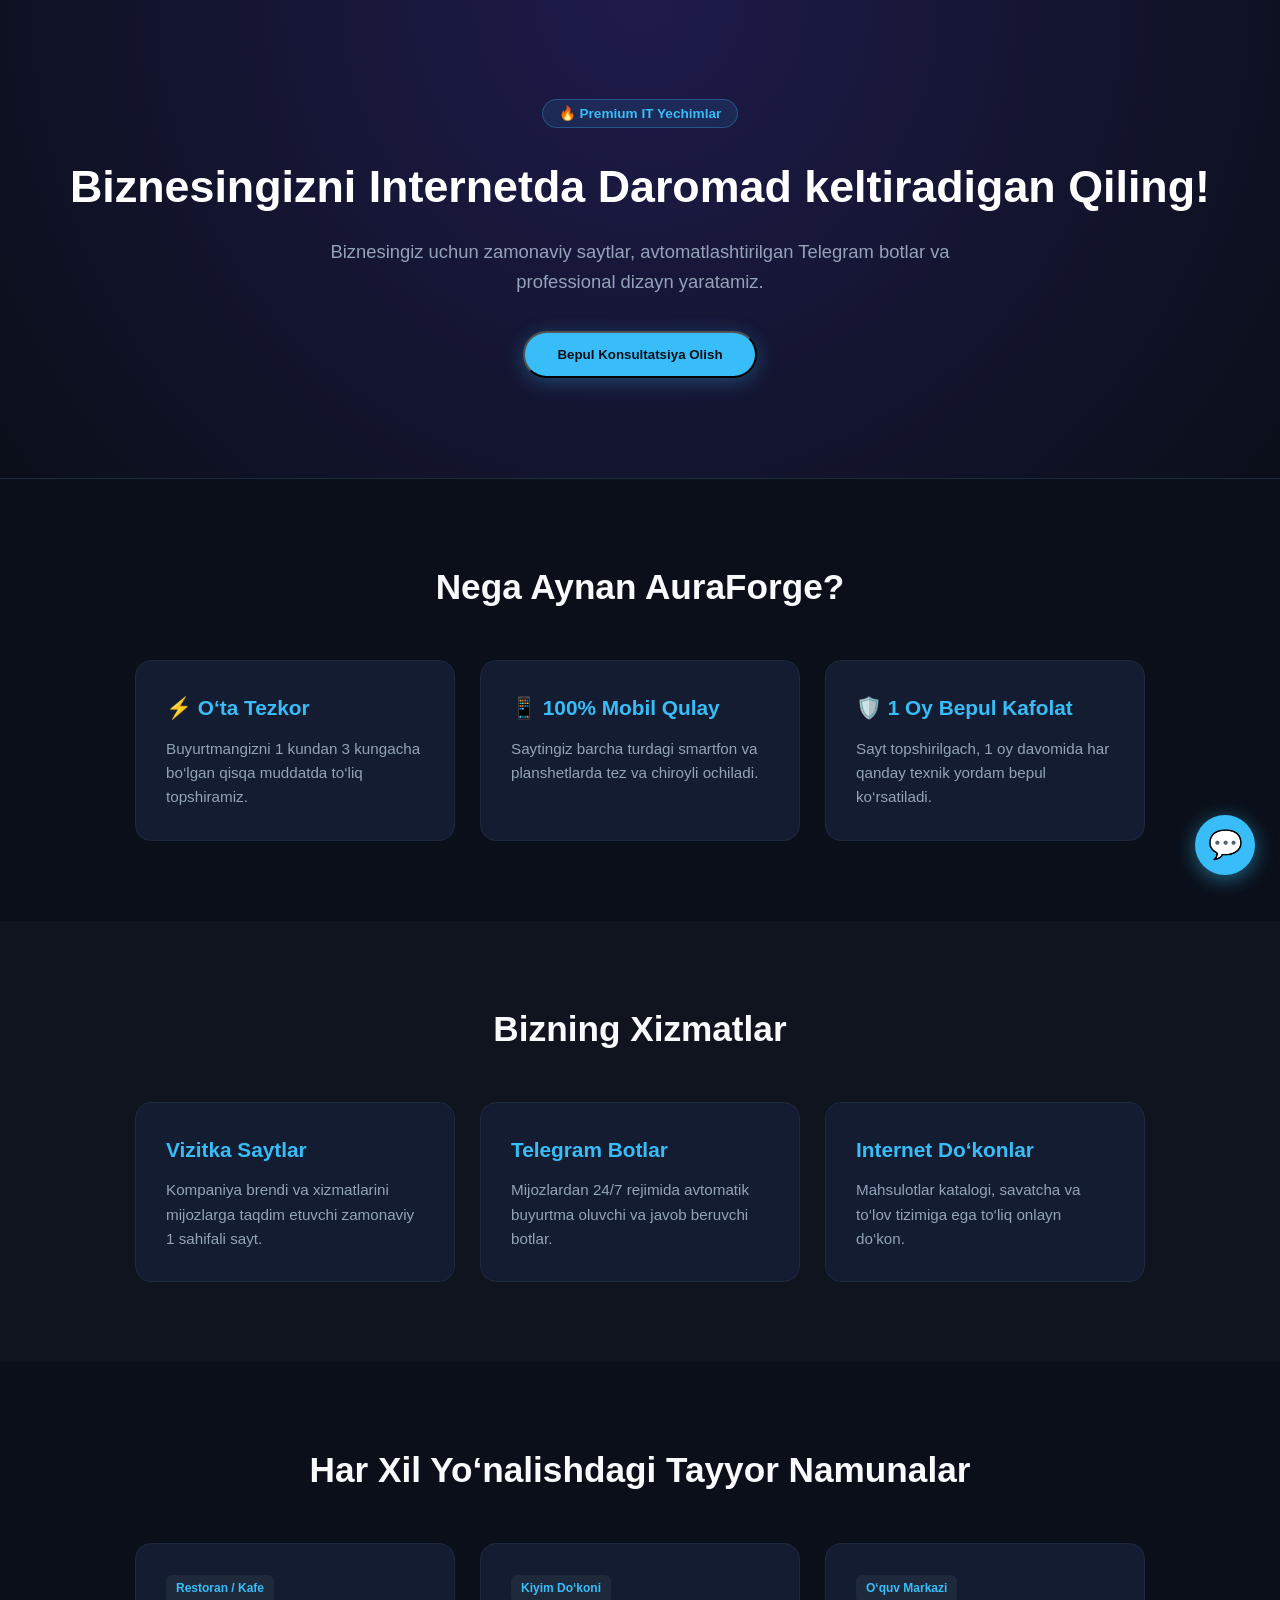
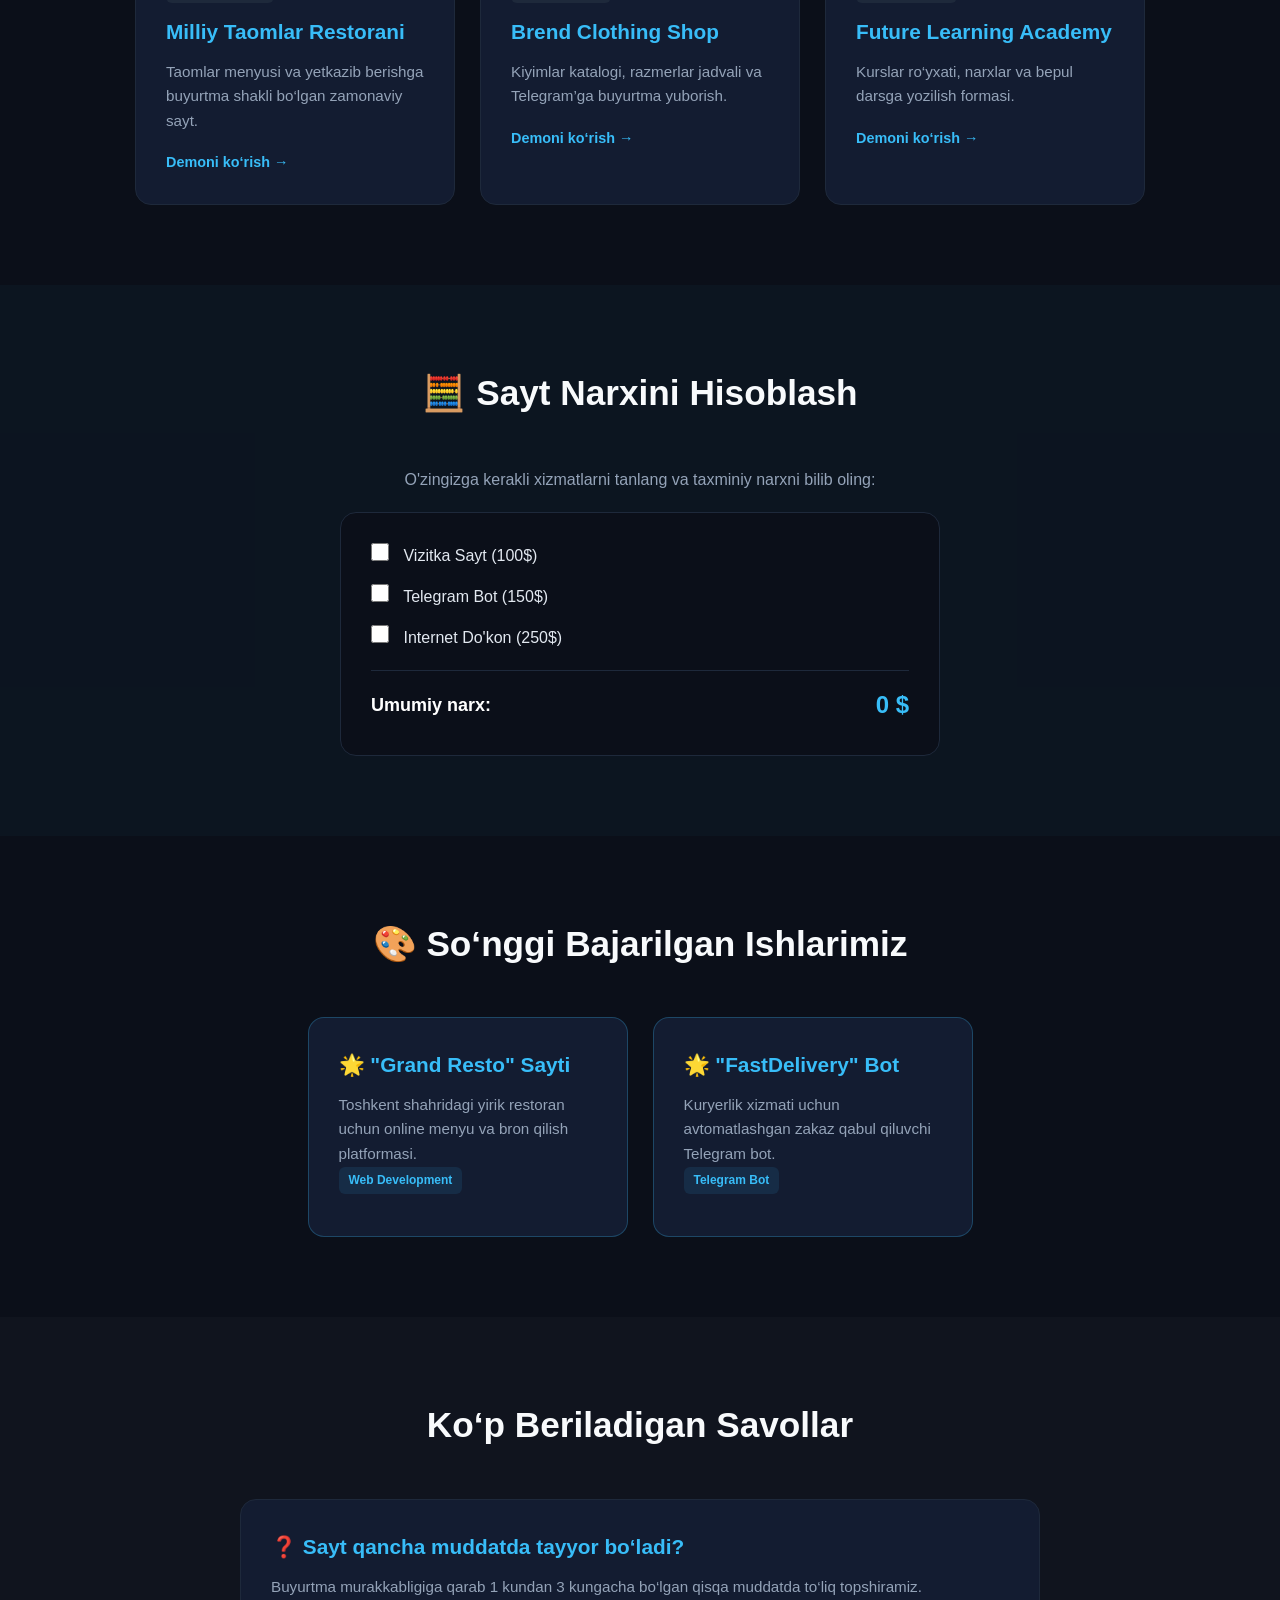
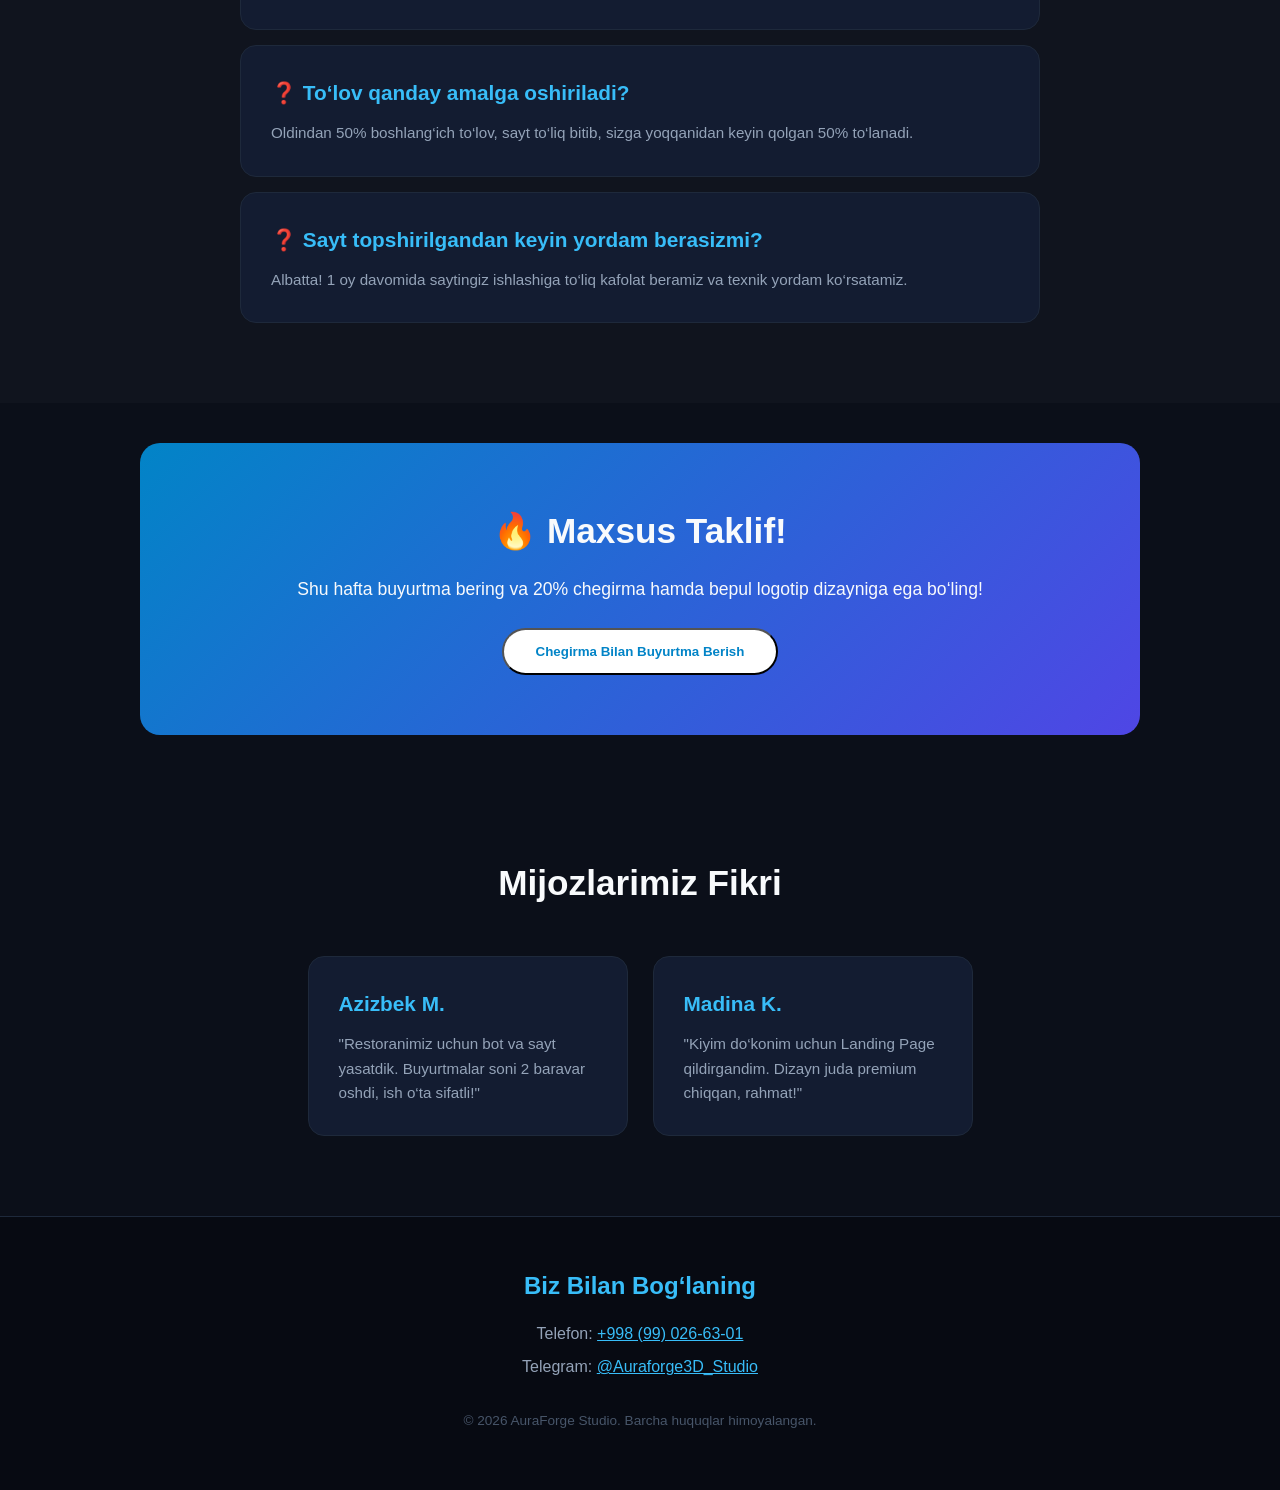
<file: index.html>
<!DOCTYPE html>
<html lang="uz">
<head>
    <meta charset="UTF-8">
    <meta name="viewport" content="width=device-width, initial-scale=1.0">
    <title>AuraForge | Professional Web Studio</title>
    <link rel="stylesheet" href="style.css">
</head>
<body>

    <!-- Hero Bo'limi -->
    <header class="hero">
        <span class="badge">🔥 Premium IT Yechimlar</span>
        <h1>Biznesingizni Internetda Daromad keltiradigan Qiling!</h1>
        <p>Biznesingiz uchun zamonaviy saytlar, avtomatlashtirilgan Telegram botlar va professional dizayn yaratamiz.</p>
        <button onclick="openModal()" class="btn">Bepul Konsultatsiya Olish</button>
    </header>

    <!-- Nega aynan biz? -->
    <section class="services">
        <h2>Nega Aynan AuraForge?</h2>
        <div class="card-container">
            <div class="card feature">
                <h3>⚡️ O‘ta Tezkor</h3>
                <p>Buyurtmangizni 1 kundan 3 kungacha bo‘lgan qisqa muddatda to‘liq topshiramiz.</p>
            </div>
            <div class="card feature">
                <h3>📱 100% Mobil Qulay</h3>
                <p>Saytingiz barcha turdagi smartfon va planshetlarda tez va chiroyli ochiladi.</p>
            </div>
            <div class="card feature">
                <h3>🛡️ 1 Oy Bepul Kafolat</h3>
                <p>Sayt topshirilgach, 1 oy davomida har qanday texnik yordam bepul ko‘rsatiladi.</p>
            </div>
        </div>
    </section>

    <!-- Xizmatlar -->
    <section class="services" style="background: rgba(255, 255, 255, 0.02);">
        <h2>Bizning Xizmatlar</h2>
        <div class="card-container">
            <div class="card">
                <h3>Vizitka Saytlar</h3>
                <p>Kompaniya brendi va xizmatlarini mijozlarga taqdim etuvchi zamonaviy 1 sahifali sayt.</p>
            </div>
            <div class="card">
                <h3>Telegram Botlar</h3>
                <p>Mijozlardan 24/7 rejimida avtomatik buyurtma oluvchi va javob beruvchi botlar.</p>
            </div>
            <div class="card">
                <h3>Internet Do‘konlar</h3>
                <p>Mahsulotlar katalogi, savatcha va to‘lov tizimiga ega to‘liq onlayn do‘kon.</p>
            </div>
        </div>
    </section>

    <!-- Har xil yo'nalishdagi Namunalar -->
    <section class="services">
        <h2>Har Xil Yo‘nalishdagi Tayyor Namunalar</h2>
        <div class="card-container">
            <div class="card demo-card">
                <span class="tag">Restoran / Kafe</span>
                <h3>Milliy Taomlar Restorani</h3>
                <p>Taomlar menyusi va yetkazib berishga buyurtma shakli bo‘lgan zamonaviy sayt.</p>
                <a href="restoran.html" class="btn-small">Demoni ko‘rish →</a>
            </div>
            <div class="card demo-card">
                <span class="tag">Kiyim Do‘koni</span>
                <h3>Brend Clothing Shop</h3>
                <p>Kiyimlar katalogi, razmerlar jadvali va Telegram’ga buyurtma yuborish.</p>
                <a href="dokon.html" class="btn-small">Demoni ko‘rish →</a>
            </div>
            <div class="card demo-card">
                <span class="tag">O‘quv Markazi</span>
                <h3>Future Learning Academy</h3>
                <p>Kurslar ro‘yxati, narxlar va bepul darsga yozilish formasi.</p>
                <a href="kurs.html" class="btn-small">Demoni ko‘rish →</a>
            </div>
        </div>
    </section>

    <!-- INTERAKTIV NARX HISOBLAGICH (CALCULATOR) -->
    <section class="services" style="background: rgba(56, 189, 248, 0.03);">
        <h2>🧮 Sayt Narxini Hisoblash</h2>
        <p style="text-align: center; color: #94a3b8; margin-bottom: 20px;">O'zingizga kerakli xizmatlarni tanlang va taxminiy narxni bilib oling:</p>
        <div class="card-container" style="max-width: 600px; display: block; margin: 0 auto; text-align: left; background: #0b0f19; padding: 30px; border-radius: 16px; border: 1px solid #1e293b;">
 <label style="display: block; margin-bottom: 15px; color: #e2e8f0; cursor: pointer;">
                <input type="checkbox" id="service1" value="100" onclick="calculatePrice()" style="margin-right: 10px; accent-color: #38bdf8; width: 18px; height: 18px;"> Vizitka Sayt (100$)
            </label>
            <label style="display: block; margin-bottom: 15px; color: #e2e8f0; cursor: pointer;">
                <input type="checkbox" id="service2" value="150" onclick="calculatePrice()" style="margin-right: 10px; accent-color: #38bdf8; width: 18px; height: 18px;"> Telegram Bot (150$)
            </label>
            <label style="display: block; margin-bottom: 20px; color: #e2e8f0; cursor: pointer;">
                <input type="checkbox" id="service3" value="250" onclick="calculatePrice()" style="margin-right: 10px; accent-color: #38bdf8; width: 18px; height: 18px;"> Internet Do'kon (250$)
            </label>
            <div style="border-top: 1px solid #1e293b; padding-top: 15px; display: flex; justify-content: space-between; align-items: center;">
                <span style="font-size: 18px; font-weight: bold; color: #fff;">Umumiy narx:</span>
                <span id="totalPrice" style="font-size: 24px; font-weight: bold; color: #38bdf8;">0 $</span>
            </div>
        </div>
    </section>

    <!-- LOYIHALAR PORTFELI -->
    <section class="services">
        <h2>🎨 So‘nggi Bajarilgan Ishlarimiz</h2>
        <div class="card-container">
            <div class="card" style="border: 1px solid #38bdf844;">
                <h3>🌟 "Grand Resto" Sayti</h3>
                <p>Toshkent shahridagi yirik restoran uchun online menyu va bron qilish platformasi.</p>
                <span class="tag" style="background: rgba(56,189,248,0.1); color: #38bdf8; padding: 4px 10px; border-radius: 6px; font-size: 12px;">Web Development</span>
            </div>
            <div class="card" style="border: 1px solid #38bdf844;">
                <h3>🌟 "FastDelivery" Bot</h3>
                <p>Kuryerlik xizmati uchun avtomatlashgan zakaz qabul qiluvchi Telegram bot.</p>
                <span class="tag" style="background: rgba(56,189,248,0.1); color: #38bdf8; padding: 4px 10px; border-radius: 6px; font-size: 12px;">Telegram Bot</span>
            </div>
        </div>
    </section>

    <!-- FAQ -->
    <section class="services" style="background: rgba(255, 255, 255, 0.02);">
        <h2>Ko‘p Beriladigan Savollar</h2>
        <div class="card-container" style="max-width: 800px; display: block; margin: 0 auto; text-align: left;">
            <div class="card" style="width: 100%; margin-bottom: 15px;">
                <h3>❓ Sayt qancha muddatda tayyor bo‘ladi?</h3>
                <p>Buyurtma murakkabligiga qarab 1 kundan 3 kungacha bo‘lgan qisqa muddatda to‘liq topshiramiz.</p>
            </div>
            <div class="card" style="width: 100%; margin-bottom: 15px;">
                <h3>❓ To‘lov qanday amalga oshiriladi?</h3>
                <p>Oldindan 50% boshlang‘ich to‘lov, sayt to‘liq bitib, sizga yoqqanidan keyin qolgan 50% to‘lanadi.</p>
            </div>
            <div class="card" style="width: 100%;">
                <h3>❓ Sayt topshirilgandan keyin yordam berasizmi?</h3>
                <p>Albatta! 1 oy davomida saytingiz ishlashiga to‘liq kafolat beramiz va texnik yordam ko‘rsatamiz.</p>
            </div>
        </div>
    </section>

    <!-- Aktsiya Bloki -->
    <section class="promo">
        <h2>🔥 Maxsus Taklif!</h2>
        <p>Shu hafta buyurtma bering va 20% chegirma hamda bepul logotip dizayniga ega bo‘ling!</p>
        <button onclick="openModal()" class="btn btn-promo">Chegirma Bilan Buyurtma Berish</button>
    </section>

    <!-- Sharhlar -->
    <section class="services">
        <h2>Mijozlarimiz Fikri</h2>
 <div class="card-container">
            <div class="card">
                <h3>Azizbek M.</h3>
                <p>"Restoranimiz uchun bot va sayt yasatdik. Buyurtmalar soni 2 baravar oshdi, ish o‘ta sifatli!"</p>
            </div>
            <div class="card">
                <h3>Madina K.</h3>
                <p>"Kiyim do‘konim uchun Landing Page qildirgandim. Dizayn juda premium chiqqan, rahmat!"</p>
            </div>
        </div>
    </section>

    <!-- Footer / Aloqa -->
    <footer id="contact">
        <h2>Biz Bilan Bog‘laning</h2>
        <p>Telefon: <a href="tel:+998990266301" style="color: #38bdf8;">+998 (99) 026-63-01</a></p>
        <p>Telegram: <a href="https://t.me/Auraforge3D_Studio" target="_blank" style="color: #38bdf8;">@Auraforge3D_Studio</a></p>
        <p class="footer-copy">© 2026 AuraForge Studio. Barcha huquqlar himoyalangan.</p>
    </footer>

    <!-- POP-UP OYNA -->
    <div id="orderModal" style="display: none; position: fixed; top: 0; left: 0; width: 100%; height: 100%; background: rgba(0,0,0,0.8); z-index: 2000; justify-content: center; align-items: center;">
        <div style="background: #0f172a; padding: 30px; border-radius: 16px; width: 90%; max-width: 400px; border: 1px solid #334155; text-align: center; position: relative;">
            <h3 style="margin-bottom: 15px; color: #fff;">Buyurtma Berish</h3>
            <p style="color: #94a3b8; font-size: 14px; margin-bottom: 20px;">Ma'lumotlaringizni qoldiring, siz bilan darhol bog'lanamiz:</p>
            <input type="text" id="clientName" placeholder="Ismingiz" style="width: 100%; padding: 12px; margin-bottom: 12px; background: #0b0f19; border: 1px solid #334155; color: #fff; border-radius: 8px;">
            <input type="text" id="clientPhone" placeholder="Telefon raqamingiz (+998 ...)" style="width: 100%; padding: 12px; margin-bottom: 20px; background: #0b0f19; border: 1px solid #334155; color: #fff; border-radius: 8px;">
            <button onclick="sendToTelegram()" style="width: 100%; padding: 12px; background: #38bdf8; color: #0b0f19; font-weight: bold; border: none; border-radius: 8px; cursor: pointer; margin-bottom: 10px;">Buyurtmani Yuborish</button>
            <button onclick="closeModal()" style="background: transparent; color: #94a3b8; border: none; cursor: pointer; font-size: 14px;">Yopish</button>
        </div>
    </div>

    <!-- Telegram Tugmasi -->
    <a href="https://t.me/Auraforge3D_Studio" target="_blank" style="position: fixed; bottom: 25px; right: 25px; background: #38bdf8; color: #0b0f19; width: 60px; height: 60px; border-radius: 50%; display: flex; align-items: center; justify-content: center; font-size: 28px; text-decoration: none; box-shadow: 0 4px 20px rgba(56,189,248,0.5); z-index: 1000; font-weight: bold;">💬</a>

    <!-- SCRIPT -->
    <script>
        function calculatePrice() {
            let total = 0;
            if (document.getElementById('service1').checked) total += 100;
            if (document.getElementById('service2').checked) total += 150;
            if (document.getElementById('service3').checked) total += 250;
            document.getElementById('totalPrice').innerText = total + ' $';
        }

        function openModal() {
            document.getElementById('orderModal').style.display = 'flex';
        }

        function closeModal() {
            document.getElementById('orderModal').style.display = 'none';
        }

        function sendToTelegram() {
            let name = document.getElementById('clientName').value;
            let phone = document.getElementById('clientPhone').value;
            if(name === "" || phone === "") {
                alert("Iltimos, Ism va Telefon raqamingizni kiriting!");
                return;
            }
            let text = Yangi buyurtma!%0AIsm: ${name}%0ATelefon: ${phone};
            window.open(https://t.me/Auraforge3D_Studio?text=${text}, '_blank');
            closeModal();
        }
    </script>

</body>
</html>
</file>
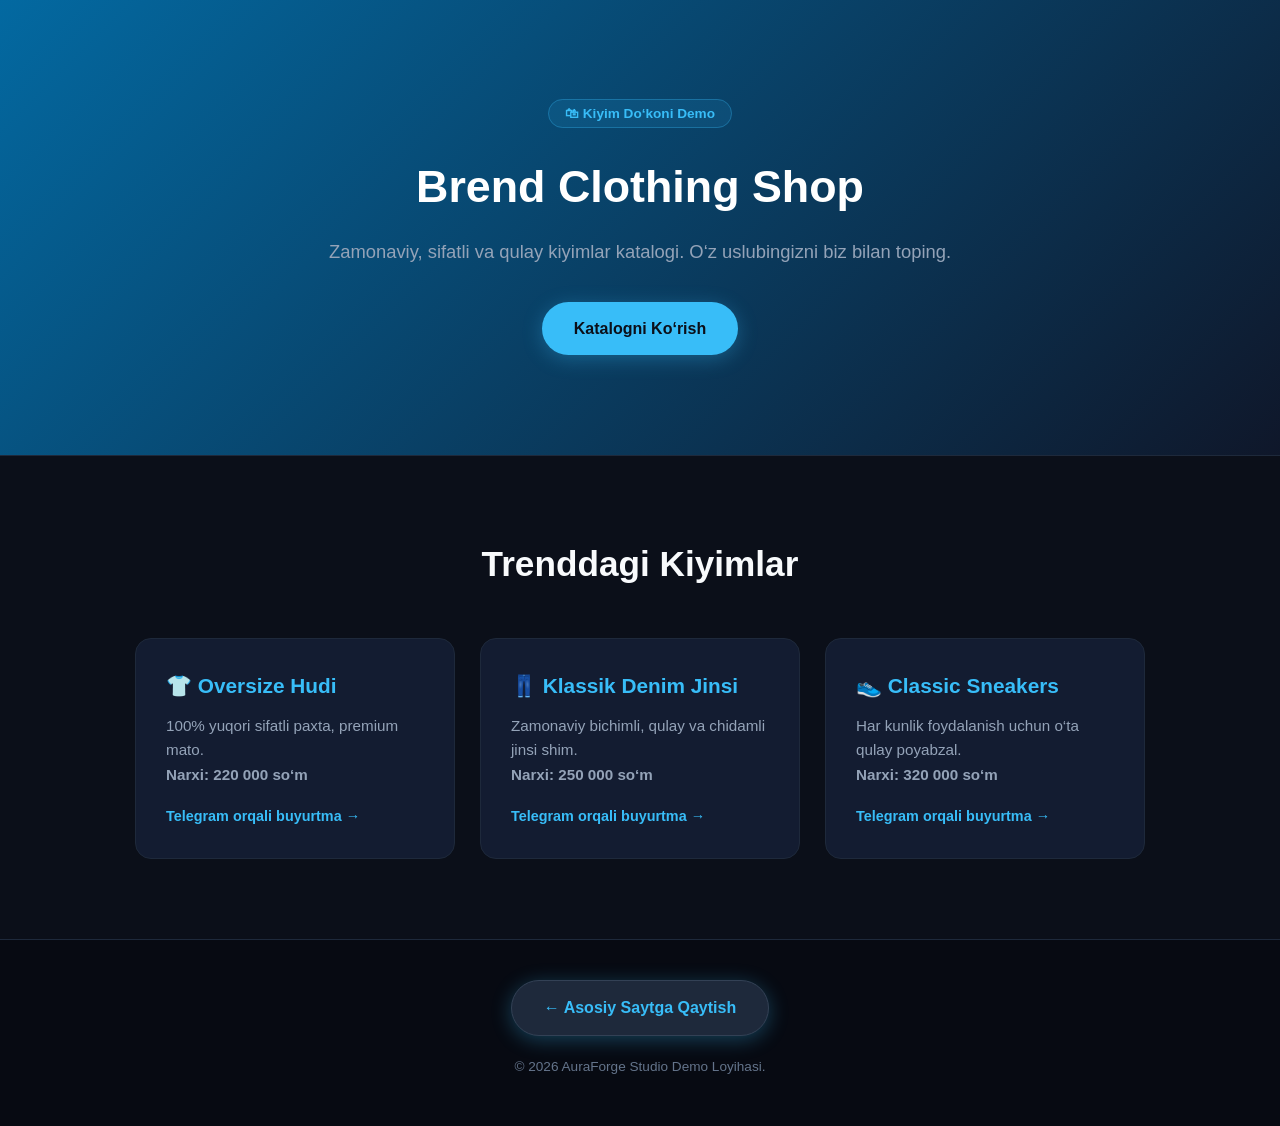
<file: dokon.html>
<!DOCTYPE html>
<html lang="uz">
<head>
    <meta charset="UTF-8">
    <meta name="viewport" content="width=device-width, initial-scale=1.0">
    <title>Brend Clothing Shop | Demo</title>
    <link rel="stylesheet" href="style.css">
</head>
<body>

    <header class="hero" style="background: linear-gradient(135deg, #0369a1, #0f172a);">
        <span class="badge">🛍 Kiyim Do‘koni Demo</span>
        <h1>Brend Clothing Shop</h1>
        <p>Zamonaviy, sifatli va qulay kiyimlar katalogi. O‘z uslubingizni biz bilan toping.</p>
        <a href="#catalog" class="btn">Katalogni Ko‘rish</a>
    </header>

    <section id="catalog" class="services">
        <h2>Trenddagi Kiyimlar</h2>
        <div class="card-container">
            <div class="card">
                <h3>👕 Oversize Hudi</h3>
                <p>100% yuqori sifatli paxta, premium mato. <br><b>Narxi: 220 000 so‘m</b></p>
                <a href="https://t.me/Auraforge3D_Studio" target="_blank" class="btn-small" style="color: #38bdf8;">Telegram orqali buyurtma →</a>
            </div>
            <div class="card">
                <h3>👖 Klassik Denim Jinsi</h3>
                <p>Zamonaviy bichimli, qulay va chidamli jinsi shim. <br><b>Narxi: 250 000 so‘m</b></p>
                <a href="https://t.me/Auraforge3D_Studio" target="_blank" class="btn-small" style="color: #38bdf8;">Telegram orqali buyurtma →</a>
            </div>
            <div class="card">
                <h3>👟 Classic Sneakers</h3>
                <p>Har kunlik foydalanish uchun o‘ta qulay poyabzal. <br><b>Narxi: 320 000 so‘m</b></p>
                <a href="https://t.me/Auraforge3D_Studio" target="_blank" class="btn-small" style="color: #38bdf8;">Telegram orqali buyurtma →</a>
            </div>
        </div>
    </section>

    <footer style="text-align: center; padding: 40px; background: #070a12; border-top: 1px solid #1e293b;">
        <a href="index.html" class="btn" style="background-color: #1e293b; color: #38bdf8; border: 1px solid #334155;">← Asosiy Saytga Qaytish</a>
        <p class="footer-copy" style="margin-top: 20px; color: #64748b;">© 2026 AuraForge Studio Demo Loyihasi.</p>
    </footer>

</body>
</html>
</file>
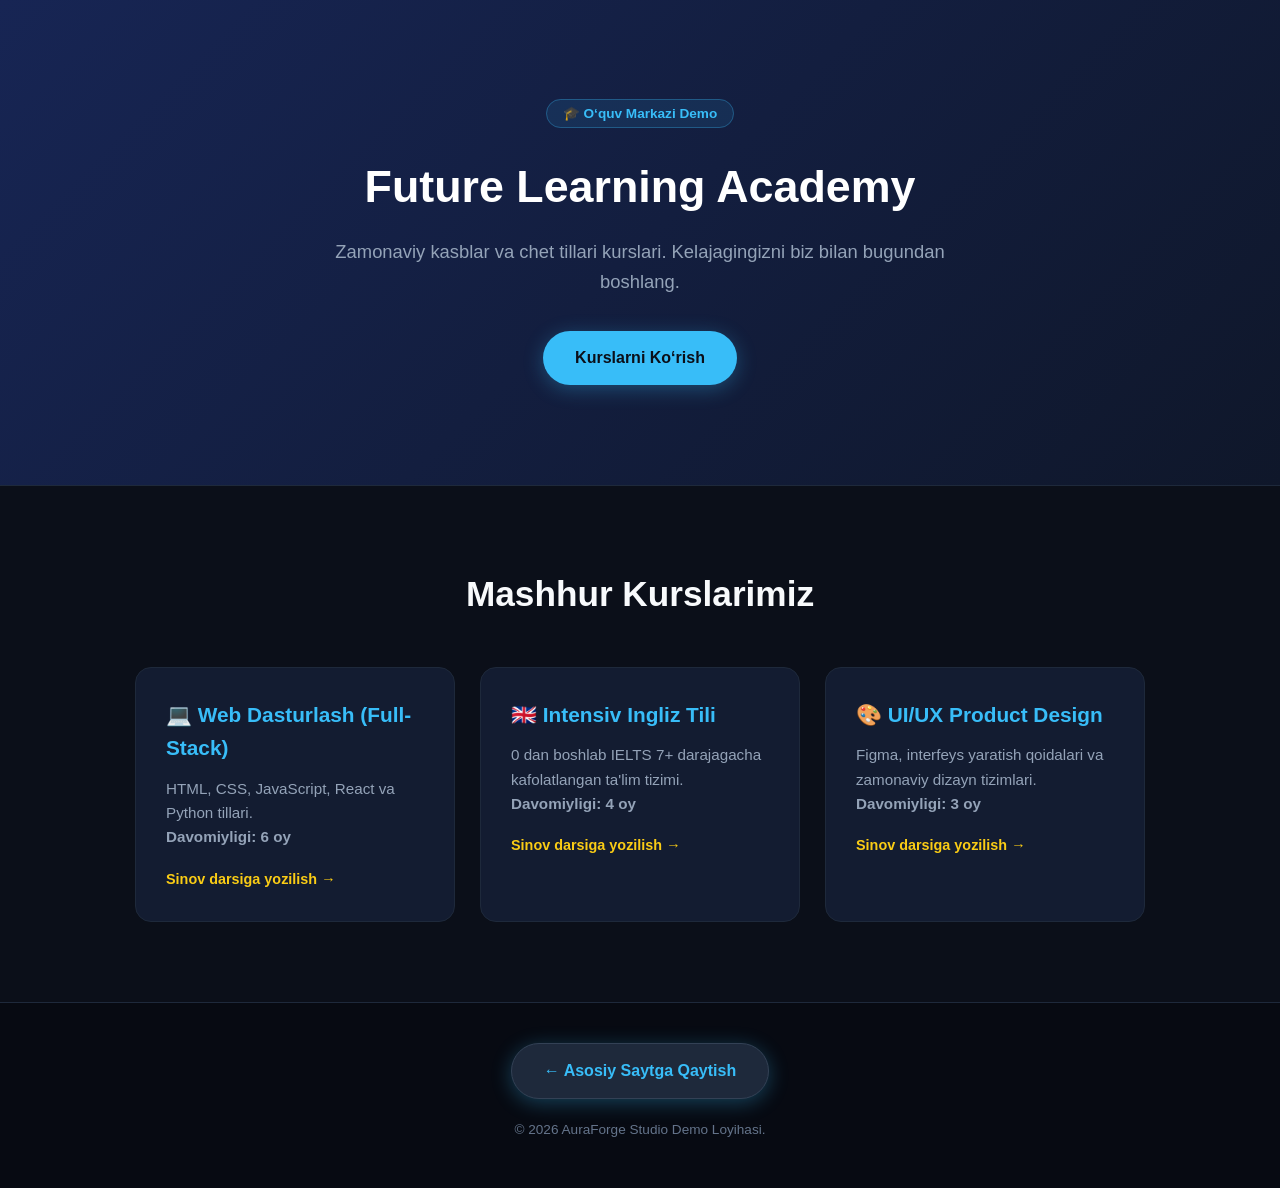
<file: kurs.html>
<!DOCTYPE html>
<html lang="uz">
<head>
    <meta charset="UTF-8">
    <meta name="viewport" content="width=device-width, initial-scale=1.0">
    <title>Future Learning Academy | Demo</title>
    <link rel="stylesheet" href="style.css">
</head>
<body>

    <header class="hero" style="background: linear-gradient(135deg, #172554, #0f172a);">
        <span class="badge">🎓 O‘quv Markazi Demo</span>
        <h1>Future Learning Academy</h1>
        <p>Zamonaviy kasblar va chet tillari kurslari. Kelajagingizni biz bilan bugundan boshlang.</p>
        <a href="#courses" class="btn">Kurslarni Ko‘rish</a>
    </header>

    <section id="courses" class="services">
        <h2>Mashhur Kurslarimiz</h2>
        <div class="card-container">
            <div class="card">
                <h3>💻 Web Dasturlash (Full-Stack)</h3>
                <p>HTML, CSS, JavaScript, React va Python tillari. <br><b>Davomiyligi: 6 oy</b></p>
                <a href="https://t.me/Auraforge3D_Studio" target="_blank" class="btn-small" style="color: #facc15;">Sinov darsiga yozilish →</a>
            </div>
            <div class="card">
                <h3>🇬🇧 Intensiv Ingliz Tili</h3>
                <p>0 dan boshlab IELTS 7+ darajagacha kafolatlangan ta'lim tizimi. <br><b>Davomiyligi: 4 oy</b></p>
                <a href="https://t.me/Auraforge3D_Studio" target="_blank" class="btn-small" style="color: #facc15;">Sinov darsiga yozilish →</a>
            </div>
            <div class="card">
                <h3>🎨 UI/UX Product Design</h3>
                <p>Figma, interfeys yaratish qoidalari va zamonaviy dizayn tizimlari. <br><b>Davomiyligi: 3 oy</b></p>
                <a href="https://t.me/Auraforge3D_Studio" target="_blank" class="btn-small" style="color: #facc15;">Sinov darsiga yozilish →</a>
            </div>
        </div>
    </section>

    <footer style="text-align: center; padding: 40px; background: #070a12; border-top: 1px solid #1e293b;">
        <a href="index.html" class="btn" style="background-color: #1e293b; color: #38bdf8; border: 1px solid #334155;">← Asosiy Saytga Qaytish</a>
        <p class="footer-copy" style="margin-top: 20px; color: #64748b;">© 2026 AuraForge Studio Demo Loyihasi.</p>
    </footer>

</body>
</html>
</file>
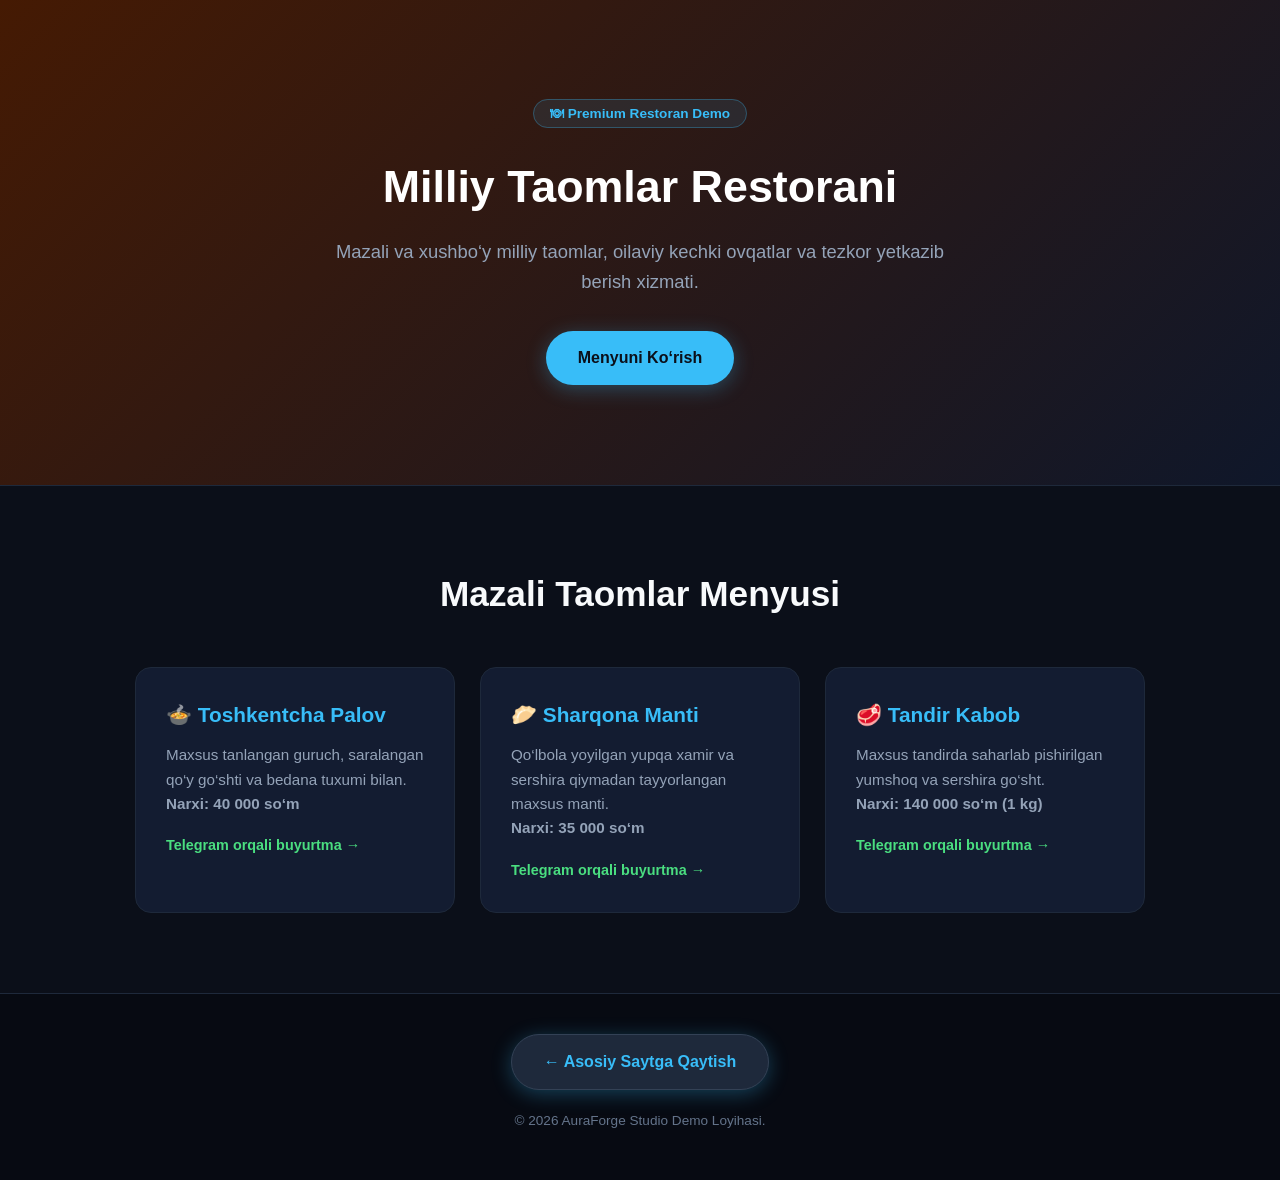
<file: Restoran.html>
<!DOCTYPE html>
<html lang="uz">
<head>
    <meta charset="UTF-8">
    <meta name="viewport" content="width=device-width, initial-scale=1.0">
    <title>Milliy Taomlar Restorani | Demo</title>
    <link rel="stylesheet" href="style.css">
</head>
<body>

    <header class="hero" style="background: linear-gradient(135deg, #451a03, #0f172a);">
        <span class="badge">🍽 Premium Restoran Demo</span>
        <h1>Milliy Taomlar Restorani</h1>
        <p>Mazali va xushbo‘y milliy taomlar, oilaviy kechki ovqatlar va tezkor yetkazib berish xizmati.</p>
        <a href="#menu" class="btn">Menyuni Ko‘rish</a>
    </header>

    <section id="menu" class="services">
        <h2>Mazali Taomlar Menyusi</h2>
        <div class="card-container">
            <div class="card">
                <h3>🍲 Toshkentcha Palov</h3>
                <p>Maxsus tanlangan guruch, saralangan qo‘y go‘shti va bedana tuxumi bilan. <br><b>Narxi: 40 000 so‘m</b></p>
                <a href="https://t.me/Auraforge3D_Studio" target="_blank" class="btn-small" style="color: #4ade80;">Telegram orqali buyurtma →</a>
            </div>
            <div class="card">
                <h3>🥟 Sharqona Manti</h3>
                <p>Qo‘lbola yoyilgan yupqa xamir va sershira qiymadan tayyorlangan maxsus manti. <br><b>Narxi: 35 000 so‘m</b></p>
                <a href="https://t.me/Auraforge3D_Studio" target="_blank" class="btn-small" style="color: #4ade80;">Telegram orqali buyurtma →</a>
            </div>
            <div class="card">
                <h3>🥩 Tandir Kabob</h3>
                <p>Maxsus tandirda saharlab pishirilgan yumshoq va sershira go‘sht. <br><b>Narxi: 140 000 so‘m (1 kg)</b></p>
                <a href="https://t.me/Auraforge3D_Studio" target="_blank" class="btn-small" style="color: #4ade80;">Telegram orqali buyurtma →</a>
            </div>
        </div>
    </section>

    <footer style="text-align: center; padding: 40px; background: #070a12; border-top: 1px solid #1e293b;">
        <a href="index.html" class="btn" style="background-color: #1e293b; color: #38bdf8; border: 1px solid #334155;">← Asosiy Saytga Qaytish</a>
        <p class="footer-copy" style="margin-top: 20px; color: #64748b;">© 2026 AuraForge Studio Demo Loyihasi.</p>
    </footer>

</body>
</html>
</file>
<file: style.css>
* {
    margin: 0;
    padding: 0;
    box-sizing: border-box;
    font-family: 'Inter', 'Segoe UI', Tahoma, Geneva, Verdana, sans-serif;
}

body {
    background-color: #0b0f19;
    color: #f8fafc;
    line-height: 1.6;
}

.badge {
    background: rgba(56, 189, 248, 0.1);
    color: #38bdf8;
    padding: 6px 16px;
    border-radius: 20px;
    border: 1px solid rgba(56, 189, 248, 0.3);
    font-size: 0.85rem;
    font-weight: 600;
}

.hero {
    text-align: center;
    padding: 100px 20px;
    background: radial-gradient(circle at top, #1e1b4b, #0b0f19);
    border-bottom: 1px solid #1e293b;
}

.hero h1 {
    font-size: 2.8rem;
    margin: 25px 0 15px 0;
    color: #ffffff;
}

.hero p {
    font-size: 1.15rem;
    color: #94a3b8;
    max-width: 650px;
    margin: 0 auto 35px auto;
}

.btn {
    display: inline-block;
    background-color: #38bdf8;
    color: #0b0f19;
    padding: 14px 32px;
    border-radius: 30px;
    text-decoration: none;
    font-weight: 700;
    transition: 0.3s ease;
    box-shadow: 0 4px 20px rgba(56, 189, 248, 0.3);
}

.btn:hover {
    background-color: #7dd3fc;
    transform: translateY(-3px);
}

.services {
    padding: 80px 20px;
    text-align: center;
}

.services h2 {
    font-size: 2.2rem;
    margin-bottom: 45px;
    color: #f8fafc;
}

.card-container {
    display: flex;
    justify-content: center;
    flex-wrap: wrap;
    gap: 25px;
    max-width: 1100px;
    margin: 0 auto;
}

.card {
    background-color: #131c31;
    border: 1px solid #1e293b;
    padding: 30px;
    border-radius: 16px;
    width: 320px;
    transition: 0.3s ease;
    text-align: left;
    position: relative;
}

.card:hover {
    transform: translateY(-6px);
    border-color: #38bdf8;
    box-shadow: 0 10px 30px rgba(0, 0, 0, 0.5);
}

.card h3 {
    color: #38bdf8;
    margin-bottom: 12px;
    font-size: 1.3rem;
}

.card p {
    color: #94a3b8;
    font-size: 0.95rem;
}

.tag {
    background: #1e293b;
    color: #38bdf8;
    font-size: 0.75rem;
    padding: 4px 10px;
    border-radius: 6px;
    font-weight: 600;
    display: inline-block;
    margin-bottom: 12px;
}

.btn-small {
    display: inline-block;
    margin-top: 18px;
    color: #38bdf8;
    text-decoration: none;
    font-weight: 600;
    font-size: 0.9rem;
    transition: 0.2s;
}

.btn-small:hover {
    color: #ffffff;
}

.promo {
    background: linear-gradient(135deg, #0284c7, #4f46e5);
    text-align: center;
    padding: 60px 20px;
    border-radius: 20px;
    max-width: 1000px;
    margin: 40px auto;
}

.promo h2 {
    font-size: 2.2rem;
    margin-bottom: 15px;
}

.promo p {
    font-size: 1.1rem;
    margin-bottom: 25px;
}

.btn-promo {
    background-color: #ffffff;
    color: #0284c7;
    box-shadow: none;
}

.btn-promo:hover {
    background-color: #f1f5f9;
}

footer {
    text-align: center;
    padding: 50px 20px;
    background-color: #070a12;
    border-top: 1px solid #1e293b;
}

footer h2 {
    margin-bottom: 15px;
    color: #38bdf8;
}

footer p {
    margin: 8px 0;
    color: #94a3b8;
}

.footer-copy {
    margin-top: 30px;
    font-size: 0.85rem;
    color: #475569;
}
</file>
